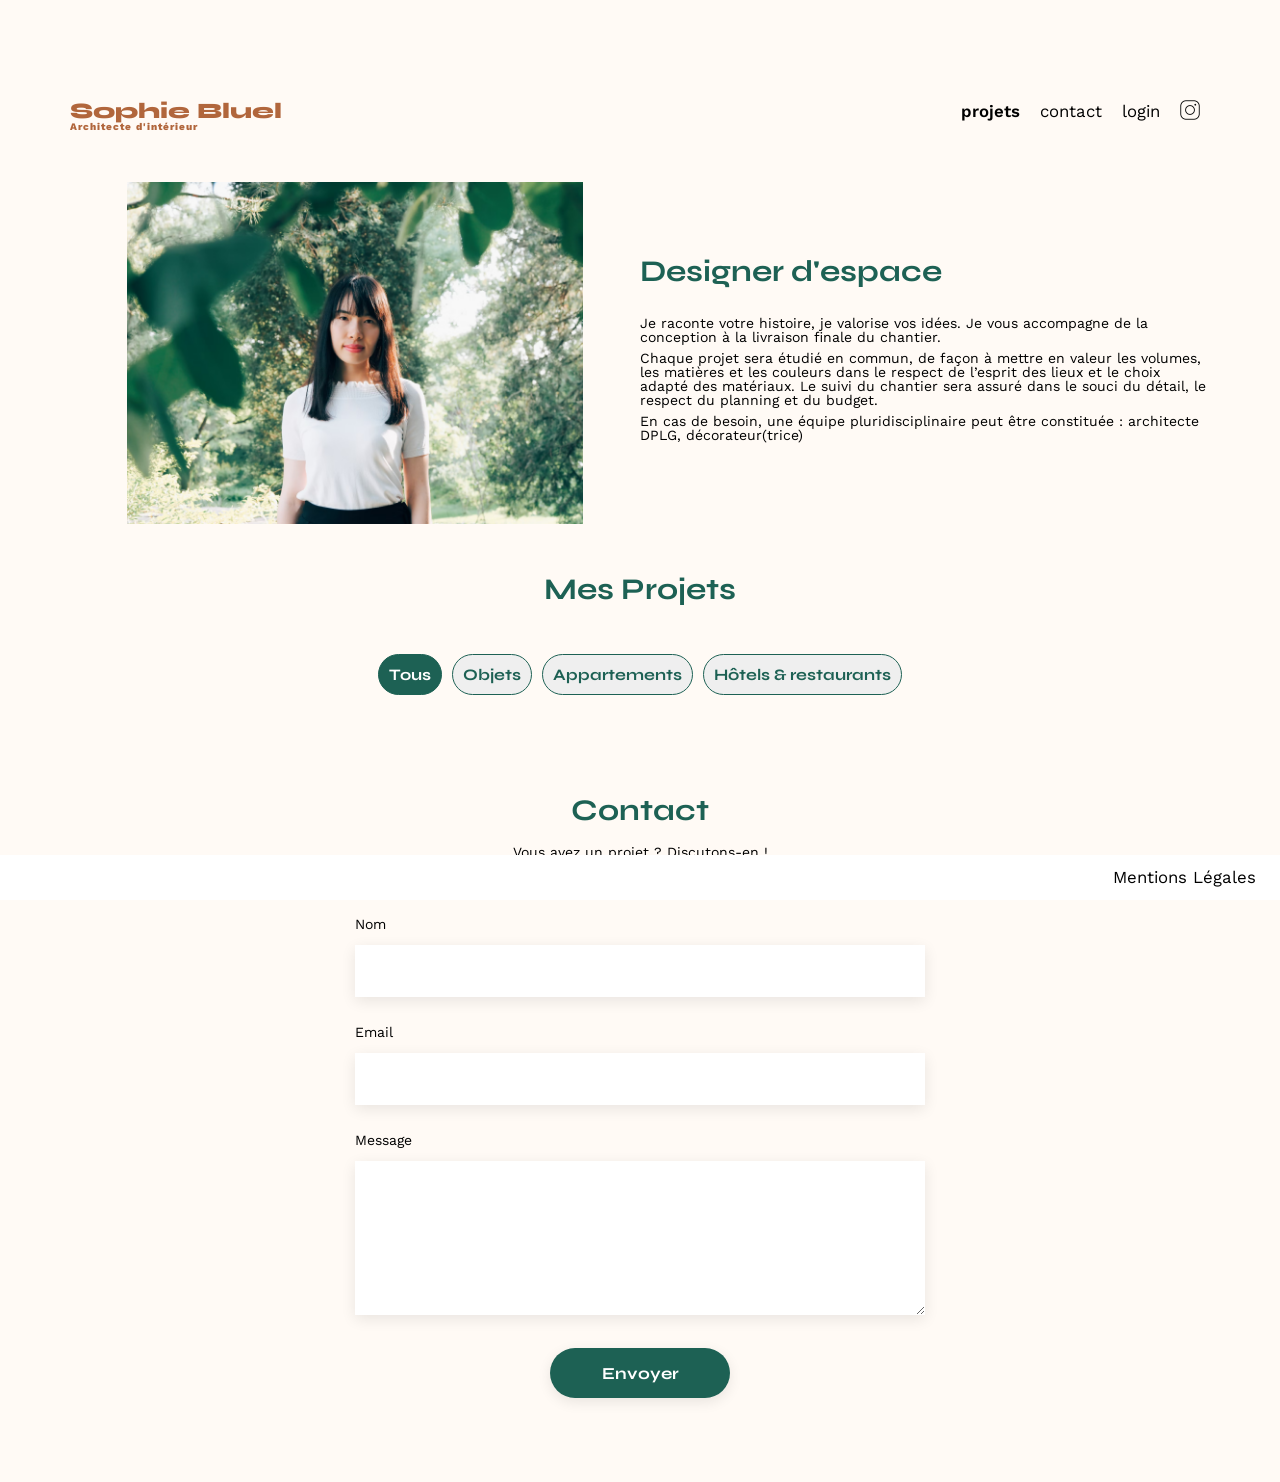
<file: FrontEnd/FrontEnd/index.html>
<!DOCTYPE html>
<html lang="fr">
<head>
  <meta charset="UTF-8">
  <title>Sophie Bluel - Architecte d'intérieur</title>
  <meta name="viewport" content="width=device-width, initial-scale=1.0">
  <link rel="preconnect" href="https://fonts.googleapis.com">
  <link rel="preconnect" href="https://fonts.gstatic.com" crossorigin>
  <link href="https://fonts.googleapis.com/css2?family=Syne:wght@700;800&family=Work+Sans&display=swap" rel="stylesheet">
  <meta name="description" content="">
  <link rel="stylesheet" href="./assets/style.css">
  <script type="module" src="index.js"></script>
  <link rel="stylesheet" href="https://cdnjs.cloudflare.com/ajax/libs/font-awesome/6.3.0/css/all.min.css" integrity="sha512-SzlrxWUlpfuzQ+pcUCosxcglQRNAq/DZjVsC0lE40xsADsfeQoEypE+enwcOiGjk/bSuGGKHEyjSoQ1zVisanQ==" crossorigin="anonymous" referrerpolicy="no-referrer">
</head>
<body>
  <div class="black-bar" id="black-bar">
    <!-- Barre noire d'édition ici -->
  </div>
  <header>
    <h1>Sophie Bluel<span>Architecte d'intérieur</span></h1>
    <nav>
      <ul id="btnheader">
        <li><a href="#portfolio" class="btn active">projets</a></li>
        <li><a href="#contact" class="btn">contact</a></li>
        <li><a href="./login.html" id="loginButton" class="btn">login</a></li>
        <li><img src="./assets/icons/instagram.png" alt="Instagram" class="btnimg"></li>
      </ul>
    </nav>
  </header>
  <main>
    <section id="introduction">
      <figure id="intro-photo">
        <img src="./assets/images/sophie-bluel.png" alt="photo de Sophie Bluel">
        <!-- Bouton modifier ici -->
      </figure>
      <aside id="modalPhoto" style="display: none;">
        <section class="modalContent">
          <span class="closePhoto">&times;</span>
          <h2>Galerie photo</h2>
          <div class="modale_gallery3">
            <!-- Galerie de la modale ici -->
          </div>
          <div class="btn_editor">
          </div>
        </section>
      </aside>
      <article id="text">
        <h2>Designer d'espace</h2>
        <p>Je raconte votre histoire, je valorise vos idées. Je vous accompagne de la conception à la livraison finale du chantier.</p>
        <p>Chaque projet sera étudié en commun, de façon à mettre en valeur les volumes, les matières et les couleurs dans le respect de l’esprit des lieux et le choix adapté des matériaux. Le suivi du chantier sera assuré dans le souci du détail, le respect du planning et du budget.</p>
        <p>En cas de besoin, une équipe pluridisciplinaire peut être constituée : architecte DPLG, décorateur(trice)</p>
      </article>
      <aside id="modalText" style="display: none;">
        <section class="modalContent">
          <span class="closeText">&times;</span>
          <h2>Galerie photo</h2>
          <div class="modale_gallery2">
            <!-- Galerie de la modale ici -->
          </div>
          <div class="btn_editor">
          </div>
        </section>
      </aside>
    </section>
    <section id="portfolio">
      <div id="projet">
        <h2>Mes Projets</h2>
        <!-- Bouton modifier ici -->
      </div>
      <div class="modale_gallery2" id="modale_gallery2">
        <aside id="modalProjet" style="display: none;">
          <section class="modalContent">
            <span class="closeProjet">&times;</span>
            <h2>Galerie photo</h2>
            <div class="modale_gallery">
              <!-- Galerie de la modale ici -->
            </div>
            <div class="btn_editor">
              <button id="add_photo">Ajouter une photo</button>
              <button id="delete_gallery">Supprimer la galerie</button>
            </div>
          </section>
        </aside>
        <aside class="modale_projets" id="modale2" style="display: none;">
          <!-- Fenêtre d'ajout des photos -->
          <section class="window_modale" id="outsideModale2">
            <button id="retour"><i class="fa-solid fa-arrow-left"></i></button>
            <span class="closeProjet2">&times;</span>
            <h2 id="title_modale">Ajout photo</h2>
            <form id="form_photo" method="POST" enctype="multipart/form-data">
              <div id="drag_image">
                <div id="apercuPhotoDiv" style="display: none;">
                  <img id="apercuPhoto"> <!-- Aperçu de la photo uploadée ici -->
                </div>
                <i class="fa-regular fa-image"></i>
                <label for="photo_form" class="custom_button">+ Ajouter photo</label>
                <input type="file" name="image" accept=".jpg, .jpeg, .png" id="photo_form" required>
                <p>jpg, png : 4 Mo max</p>
              </div>
              <label for="titre_form">Titre</label>
              <input type="text" required name="title" id="titre_form">
              <label for="categorie_form">Catégorie</label>
              <select name="category" id="categorie_form">
                <option value="" disabled selected hidden>Sélectionnez une catégorie</option>
                <option value="1">Objets</option>
                <option value="2">Appartements</option>
                <option value="3">Hôtels & restaurants</option>
              </select>
              <div class="btn_editor2">
                <input type="submit" value="Valider" id="valider_photo">
              </div>
            </form>
          </section>
        </aside>
      </div>
      <section class="filters" id="filters">
        <button class="btn-all active">Tous</button>
        <button class="btn-objets">Objets</button>
        <button class="btn-appartements">Appartements</button>
        <button class="btn-hotelresto">Hôtels & restaurants</button>
      </section>
      <div class="gallery">
        <!-- Galerie de la modale ici -->
      </div>
    </section>
    <section id="contact">
      <h2>Contact</h2>
      <p>Vous avez un projet ? Discutons-en !</p>
      <form action="#" method="post">
        <label for="name">Nom</label>
        <input type="text" name="name" id="name">
        <label for="email">Email</label>
        <input type="email" name="email" id="email">
        <label for="message">Message</label>
        <textarea name="message" id="message" cols="30" rows="10"></textarea>
        <input type="submit" value="Envoyer">
      </form>
    </section>
  </main>
  <footer>
    <nav>
      <ul>
        <li>Mentions Légales</li>
      </ul>
    </nav>
  </footer>
</body>
</html>
</file>
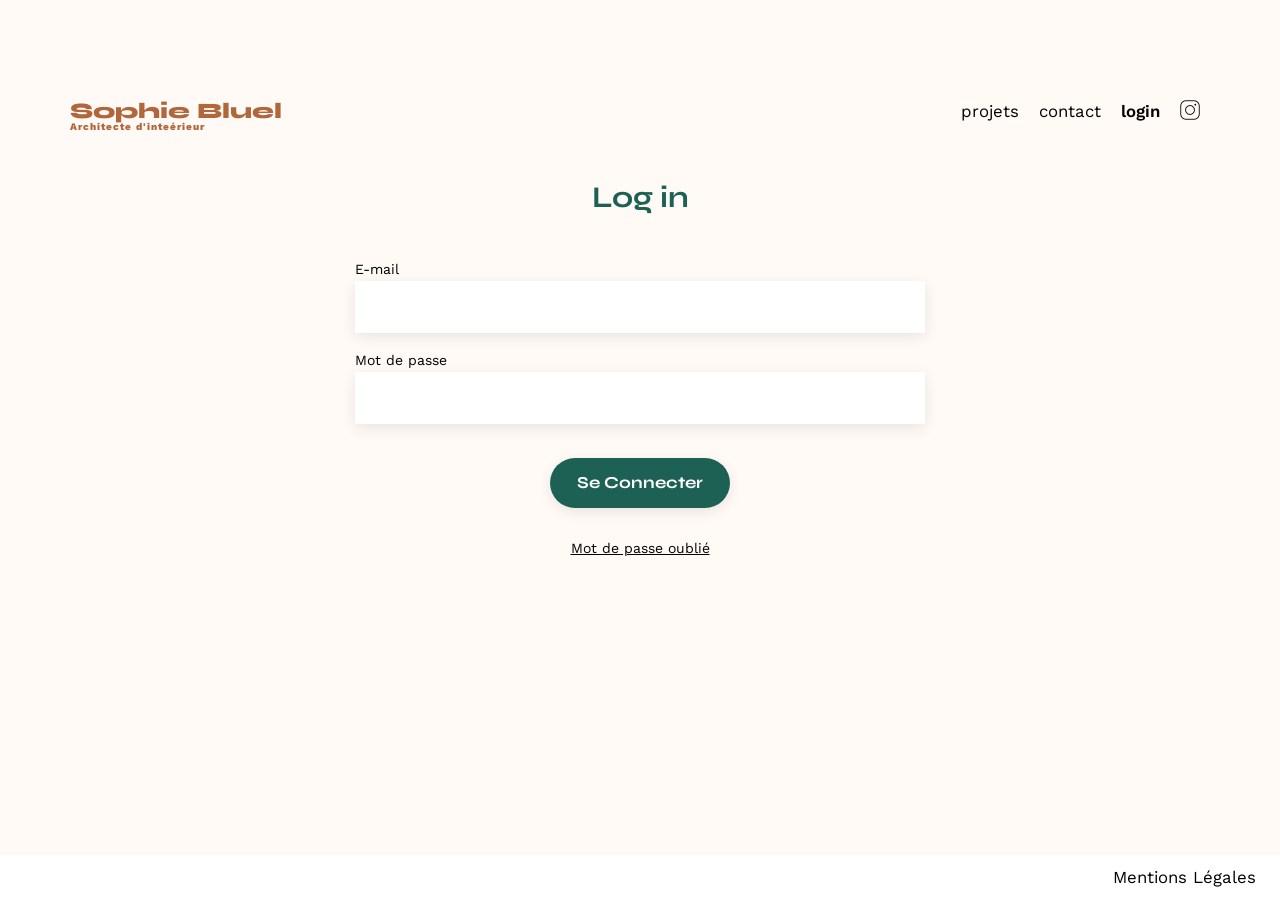
<file: FrontEnd/FrontEnd/login.html>
<!DOCTYPE html>
<html lang="fr">
	<head>
		<meta charset="UTF-8">
		<title>Sophie Bluel - Architecte d'intérieur</title>
		<meta name="viewport" content="width=device-width, initial-scale=1.0">
		<link rel="preconnect" href="https://fonts.googleapis.com">
		<link rel="preconnect" href="https://fonts.gstatic.com" crossorigin>
		<link href="https://fonts.googleapis.com/css2?family=Syne:wght@700;800&family=Work+Sans&display=swap" rel="stylesheet">
		<meta name="description" content="">
		<link rel="stylesheet" href="./assets/style.css">
		<script type="module" src="login.js"></script>
	</head>
	<body>
		<header>
			<a href="index.html">
				<h1>Sophie Bluel<span>Architecte d'inteérieur</span></h1>
			</a>
			<nav>
				<ul>
					<li><a href="index.html#portfolio">projets</a></li>
					<li><a href="index.html#contact">contact</a></li>
					<li><a href="./login.html" id="loginButton" class="btn active">login</a></li>
					<li><img src="./assets/icons/instagram.png" alt="Instagram"></li>
				</ul>
			</nav>
		</header>
		<main>
			<section id="login">
				<h2>Log in</h2>
				<form id="loginForm">
					<label for="email">E-mail</label>
					<input type="email" name="email" id="email">
					<label for="password">Mot de passe</label>
					<input type="password" name="password" id="password">
					<input type="submit" value="Se Connecter" id="connexion">
				</form>
				<h3><a href="#">Mot de passe oublié</a></h3>
			</section>
		</main>
		<footer>
			<nav>
				<ul>
					<li>Mentions Légales</li>
				</ul>
			</nav>
		</footer>
	</body>
</html>
</file>
<file: FrontEnd/FrontEnd/assets/style.css>
/* http://meyerweb.com/eric/tools/css/reset/
   v2.0 | 20110126
   License: none (public domain)
*/

html, body, div, span, applet, object, iframe,
h1, h2, h3, h4, h5, h6, p, blockquote, pre,
a, abbr, acronym, address, big, cite, code,
del, dfn, em, img, ins, kbd, q, s, samp,
small, strike, strong, sub, sup, tt, var,
b, u, i, center,
dl, dt, dd, ol, ul, li,
fieldset, form, label, legend,
table, caption, tbody, tfoot, thead, tr, th, td,
article, aside, canvas, details, embed,
figure, figcaption, footer, header, hgroup,
menu, nav, output, ruby, section, summary,
time, mark, audio, video {
	margin: 0;
	padding: 0;
	border: 0;
	font-size: 100%;
	font: inherit;
	vertical-align: baseline;
}
/* HTML5 display-role reset for older browsers */
article, aside, details, figcaption, figure,
footer, header, hgroup, menu, nav, section {
	display: block;
}
body {
	line-height: 1;
}
ol, ul {
	list-style: none;
}
blockquote, q {
	quotes: none;
}
blockquote:before, blockquote:after,
q:before, q:after {
	content: '';
	content: none;
}
table {
	border-collapse: collapse;
	border-spacing: 0;
}
/** end reset css**/
body {
	max-width: 1140px;
	margin:auto;
	font-family: 'Work Sans' ;
	font-size: 14px;
}
header {
	display: flex;
	justify-content: space-between;
	margin-bottom: 50px;
	margin-top: 100px;
}
section {
	margin: 50px 0
}

h1{
	display: flex;
	flex-direction: column;
	font-family: 'Syne';
	font-size: 22px;
	font-weight: 800;
	color: #B1663C
}

h1 > span {
	font-family: 'Work Sans';
	font-size:10px;
	letter-spacing: 0.1em;
;
}

h2, #filtres{
	font-family: 'Syne';
	font-weight: 700;
	font-size: 30px;
	color: #1D6154
}
nav ul {
	display: flex;
	align-items: center;
	list-style-type: none;

}
nav li {
	padding: 0 10px;
	font-size: 1.2em;
}

li:hover {
	color: #B1663C;
}
#introduction {
	display: flex;
	align-items: center;
}
#introduction figure {
	flex: 1
}
#introduction img {
	display: block;
	margin: auto;
	width: 80%;
}

#introduction article {
	flex: 1
}
#introduction h2 {
	margin-bottom: 1em;
}

#introduction p {
	margin-bottom: 0.5em;
}
#portfolio h2 {
	text-align: center;
	margin-bottom: 1em;
}
.modalContent {
	text-align: center;
	margin-bottom: 1em;
}
.gallery {
	width: 100%;
	display: grid;
	grid-template-columns: 1fr 1fr 1fr;
	grid-column-gap: 20px;
	grid-row-gap: 20px;
}

.gallery img {
	width: 100%;

}
#contact {
	width: 50%;
margin: auto;
}
#contact > * {
	text-align: center;

}
#contact h2{
	margin-bottom: 20px;
}
#contact form {
	text-align: left;
	margin-top:30px;
	margin-bottom: 50px;
	display: flex;
	flex-direction: column;
}

#form_photo {
	text-align: left;
	margin-top:30px;
	display: flex;
	flex-direction: column;
}

#contact input, #titre_form, #categorie_form {
	height: 50px;
	font-size: 1.2em;
	border: none;
	box-shadow: 0px 4px 14px rgba(0, 0, 0, 0.09);
}
#contact label {
	margin: 2em 0 1em 0;
}
#contact textarea {
	border: none;
	box-shadow: 0px 4px 14px rgba(0, 0, 0, 0.09);
}

input[type="submit"]{
	font-family: 'Syne';
	font-weight: 700;
	color: white;
	background-color: #1D6154;
	margin : 2em auto ;
	width: 180px;
	text-align: center;
	border-radius: 60px ;
}





footer nav ul {
	display: flex;
	justify-content: flex-end;
	margin: 1em;
}

footer {
	position: fixed;
	right: 0;
	bottom: 0;
	left: 0;
	background-color: #fff;
	text-align: center;
  }

section.filters {
	display: flex;
    justify-content: center;
}

.filters button {
	margin: 0 5px;
	padding: 10px;
	font-family: 'Syne';
    font-weight: 700;
    font-size: 16px;
    color: #1D6154;
	border: 1px solid #1D6154;
	border-radius: 60px;
}

/*.filters button:hover {
    background-color: #1D6154;
	color: white;
}*/

header a{
	text-decoration: none;
	color: black;
}

/*header a:hover{
	font-weight: 600;
}*/

body {
	background: #fffaf5
}

#login {
	width: 50%;
	margin: auto;
	text-align: center;
}

#contact label {
	margin: 2em 0 1em 0;
}

#login form{
	text-align: left;
	margin-top:30px;
	display: flex;
	flex-direction: column;
}

#login input {
	height: 50px;
	font-size: 1.2em;
	border: none;
	box-shadow: 0px 4px 14px rgba(0, 0, 0, 0.09);
}

#login a {
	color: black;
}

label {
	margin-top: 20px;
	margin-bottom: 5px;
}






  
 
  





  .editor {
	position: fixed;
	z-index: 1;
	left: 0;
	right: 0;
	top: 0;
	color: white;
	height: 60px;
	background-color: black;
	display: flex;
	justify-content: center;
	align-items: center;
	gap: 20px;
}


.editor button {
	color: black;
	background-color: white;
	border-radius: 20px;
	padding: 5px;
	width: 220px;
	height: 40px;
	font-weight: 500;
}

  /* change de couleur au survol ou active */
#filters button:active, #filters button.active, #filters button:hover{
	color: white;
	background-color: #1D6154;
}	

  /* met en gras au survol ou active */
  .active, .btn:hover {
	font-weight: 600;
  }

header img {
height: 20px;
}

#projet button, #intro-photo button, #text button {
	display: flex;
	position: relative;
	left: 60px;
	height: 23px;
	margin-top: 10px;
	border: none;
	background-color: rgba(0,0,0,0);
	font-family: 'Work Sans';
	font-size: 15px;
	font-weight: 300;
	gap: 5px;
}
#projet button {
	position: relative;
	bottom: 52px;
	left: 685px;
}
#intro-photo button {
	position: relative;
	left: 52px;
}
#text button {
	position: relative;
	bottom: 230px;
	left: -3px;
}

.btn-admin:hover {
	text-shadow: rgb(0, 0, 0) 1px 0 1px;
	cursor: pointer;
}


#modalProjet, #modalPhoto, #modalText, .modale_projets {
	position: fixed; 
	z-index: 1;
	left: 0;
	top: 0;
	width: 100%; 
	height: 100%; 
	overflow: auto; 
	background-color: rgb(0,0,0); 
	background-color: rgba(0,0,0,0.4); 

  }

   /* Modal Content/Box */
   .modalContent, .window_modale {
	background-color: #fff;
	margin: 6% auto; 
	padding: 50px 80px;
	border: 1px solid #888;
	width: 630px;
	border-radius: 5px;
  }

  .modalContent img {
	width: 100%;
  }

  .modalContent h2,  #title_modale{
	font-family: 'work sans';
    color: black;
  }


    /* The Close Button */
	.closeProjet, 
	.closePhoto,
	.closeText,
	.closeProjet2 {
		color: #aaa;
		float: right;
		font-size: 28px;
		font-weight: bold;
		cursor: pointer;
	  }
	  
	  .closeProjet:hover,
	  .closeProjet:focus,
	  .closePhoto:focus,
	  .closePhoto:hover,
	  .closeText:focus,
	  .closeText:hover,
	  .closeProjet2:hover
	  .closeProjet2:focus {
		color: black;
		text-decoration: none;
		cursor: pointer;
	  }


	  .modale_gallery {
		display: flex;
		grid-row-gap: 5px;
		grid-column-gap: 20px;
		flex-wrap: wrap;
		margin: 80px 0;
	}
	.modale_gallery figcaption {
		display: flex;
		align-items: start;
	}

	.modale_gallery figure {
		flex-basis: 17%;
	}
	
	.btn_editor {
		border-top: 2px solid #B3B3B3;
		margin-top: 10px;
		padding: 10px 30px;
		display: flex;
		flex-direction: column;
	}

	.btn_editor2 {
		border-top: 2px solid #B3B3B3;
		margin-top: 50px;
		padding-top: 30px;
		padding-bottom: 0;
		display: flex;
		flex-direction: column;
	}

	#add_photo, #valider_photo {
	font-family: 'Syne';
    color: white;
    background-color: #1D6154;
    margin: 2em auto;
    width: 200px;
	padding: 10px;
    border-radius: 60px;
	border: none;
	cursor: pointer;
	}

	#delete_gallery {
		border: none;
		background: none;
		font-family: 'Syne';
		color: red;
		cursor: pointer;
	}

	.gallery-item {
		display: flex;
		flex-direction: column;
		position: relative;
	  }
	  
	  .button-container {
		align-self: flex-end;
		position: absolute;
		top: 5px;
		right: 5px;
	  }

	  .move-button {
		position: absolute;
		right: 20px;
	  }
	  
	  .move-button {
		padding: 5px;
		border: none;
		background: none;
		color: white;
		background-color: #000;
		font-size: 10px;
		cursor: pointer;
		border-radius: 5px;
	  }

	  .edit-button {
		padding: 5px;
		border: none;
		background: none;
		color: white;
		background-color: #000;
		font-size: 10px;
		cursor: pointer;
		border-radius: 5px;
		width: 20px;
		position: absolute;
		top: 4px;
		left: 84px;
	  }

	  .move-button {
		display: none; /* Masquer le bouton par défaut */
	  }
	  
	  .gallery-item:hover .move-button {
		display: block; /* Afficher le bouton lors du survol de l'élément */
	  }

#drag_image {
	background: #E8F1F6;
	display: flex;
	flex-direction: column;
	align-items: center;
}

#drag_image p {
	margin-bottom: 20px;
}

#photo_form {
	display: none;
}
	  
.custom_button {
	font-family: 'Syne';
	color: #306685;
	background-color: #CBD6DC;
	width: 150px;
	padding: 10px;
	border-radius: 60px;
	border: none;
	cursor: pointer;
	display: flex;
	justify-content: center;
}

#retour {
	background: none;
	color: inherit;
	border: none;
	padding: 0;
	font: inherit;
	cursor: pointer;
	outline: inherit;
	color: grey;
}

#drag_image .fa-image {
	font-size: 70px;
	color: #B9C5CC;
	margin-top: 20px;
}

.btn_delete {
	display: none;
}

#apercuPhoto {
	object-fit: cover;
	height: 100%;
	max-width: 100%;
	position: absolute;
	left: 50%;
	transform: translateX(-50%);
}

#apercuPhotoDiv {
	position: absolute;
	background-color: #e8f1f6;
	width: 20%;
	height: 182px;
}
</file>
